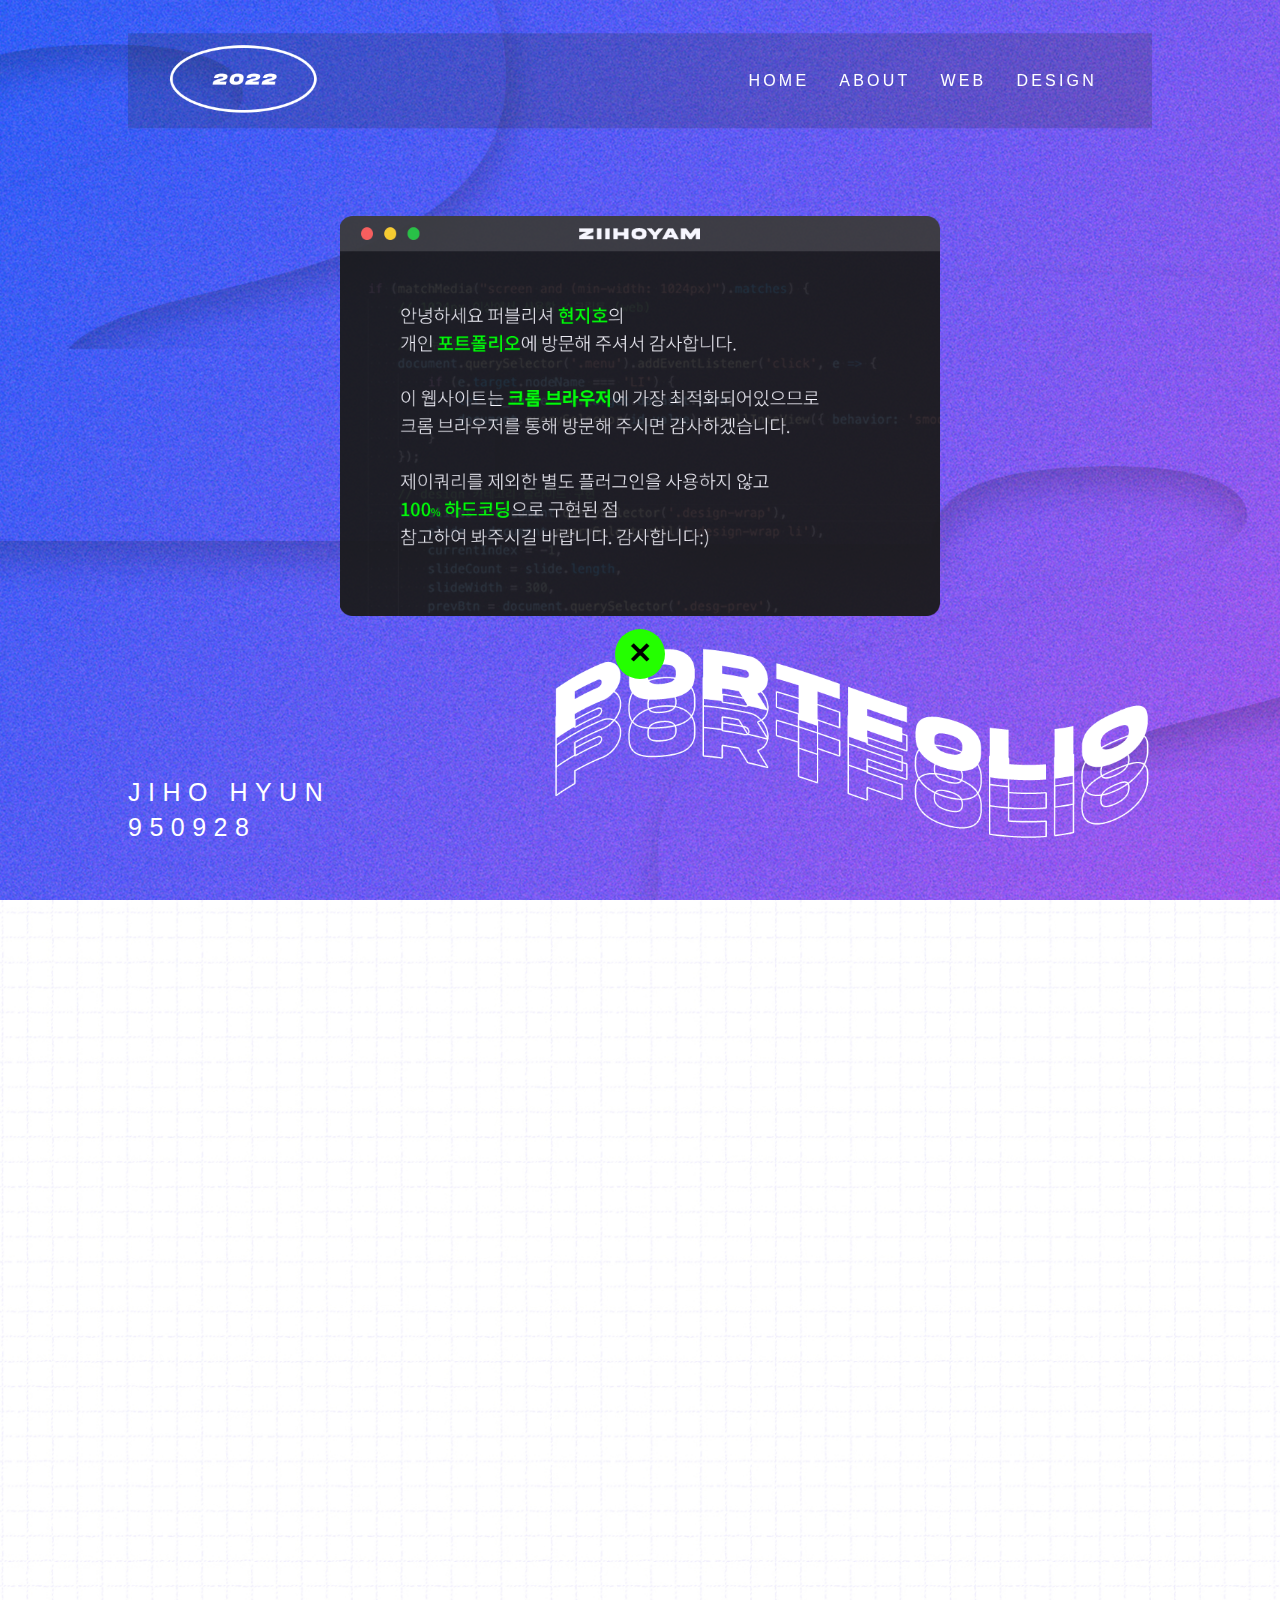
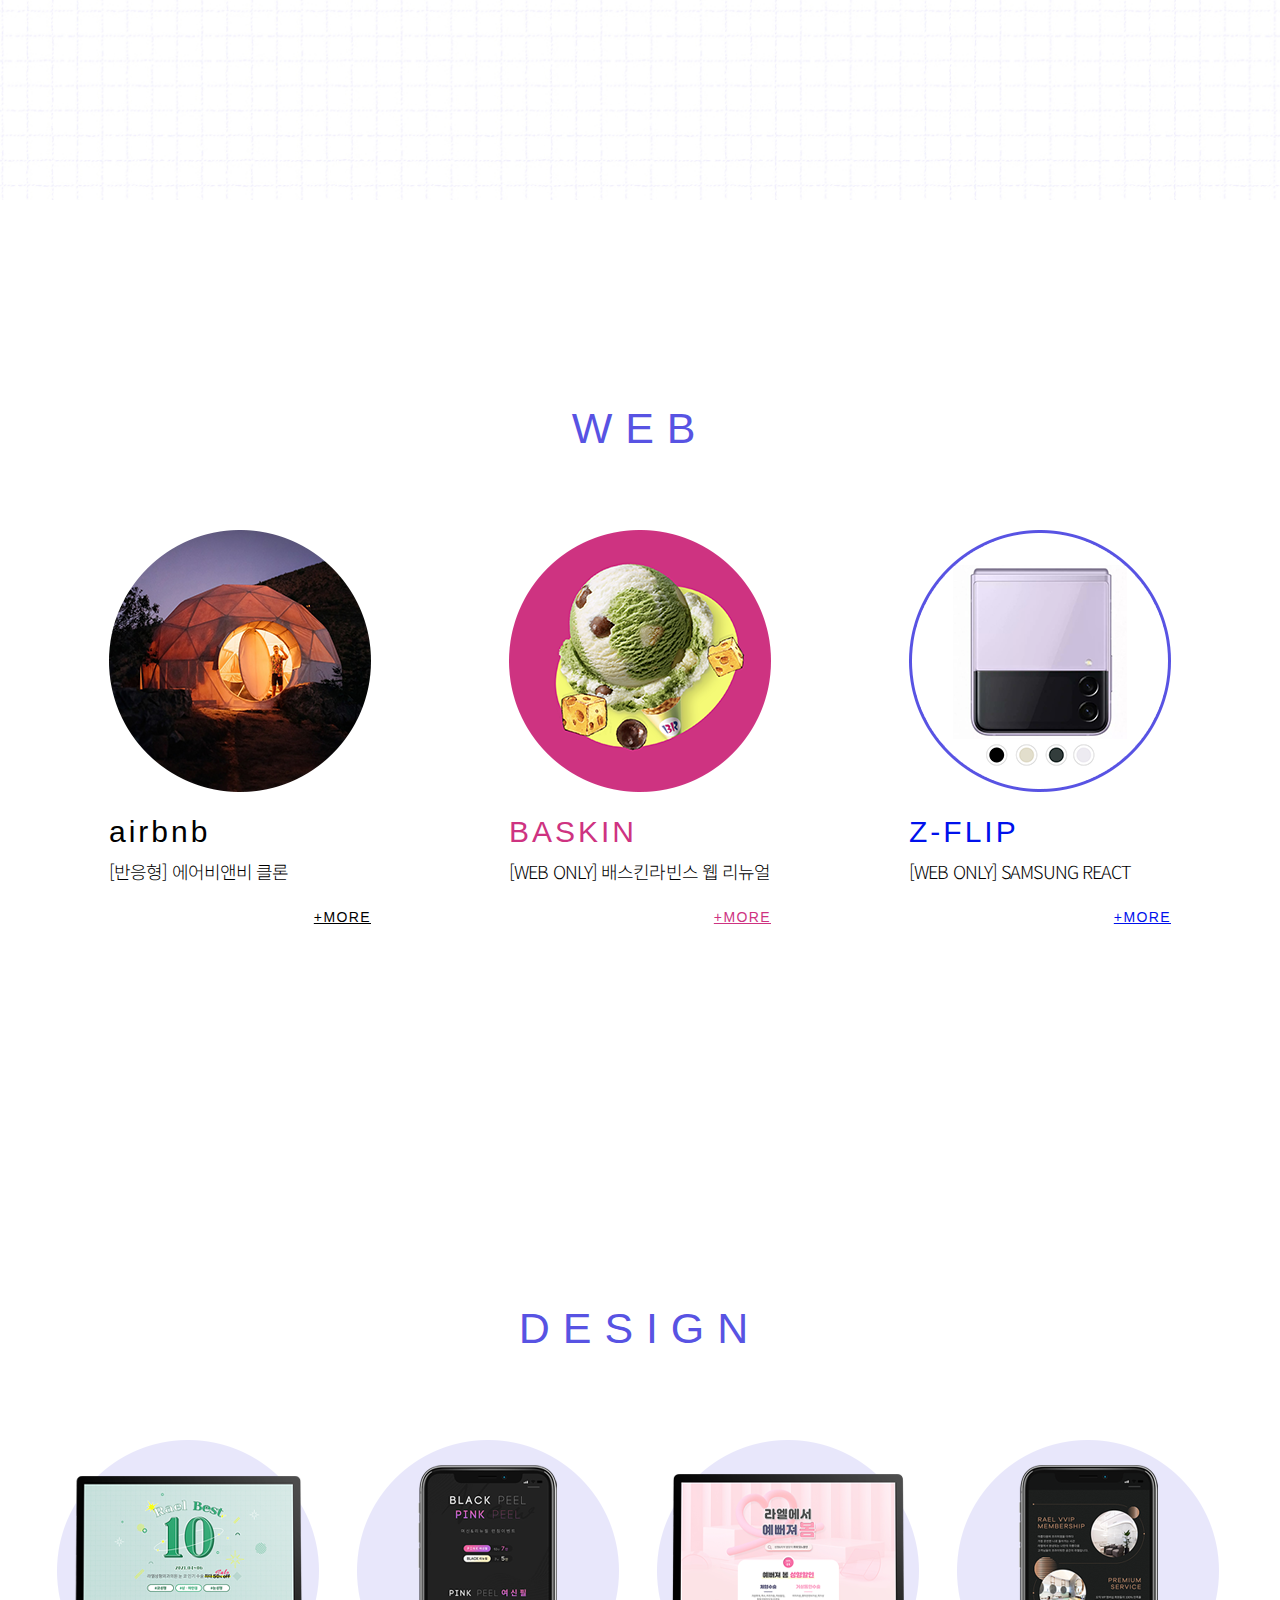
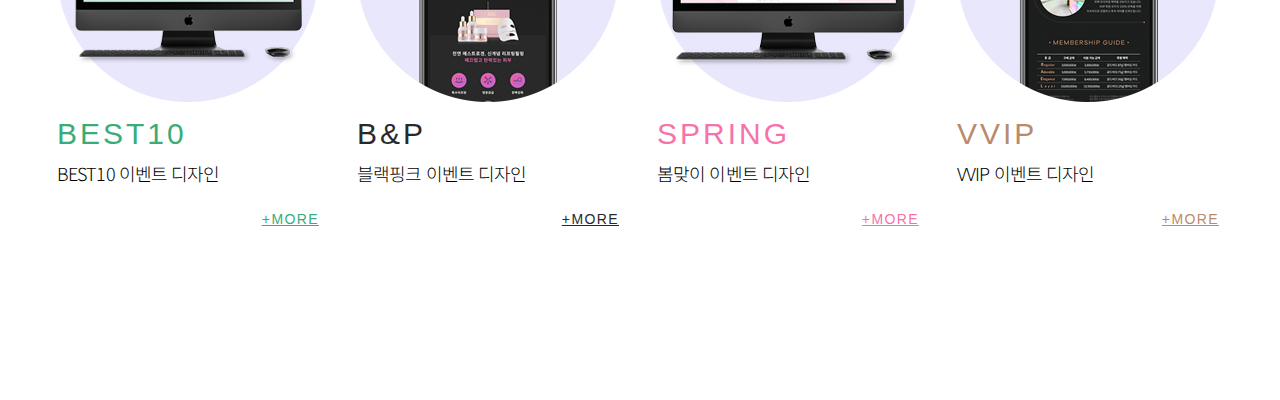
<file: index.html>
<!DOCTYPE html>
<html lang="ko">

<head>
    <meta charset="UTF-8">
    <meta http-equiv="X-UA-Compatible" content="IE=edge">
    <meta name="viewport" content="width=device-width, initial-scale=1.0">
    <title>ZIHO PORTFOLIO</title>
    <link href="http://fonts.cdnfonts.com/css/akira-expanded" rel="stylesheet">
    <link rel="preconnect" href="https://fonts.googleapis.com">
    <link rel="preconnect" href="https://fonts.gstatic.com" crossorigin>
    <link href="https://fonts.googleapis.com/css2?family=Noto+Sans+KR:wght@100;300;400;500;700;900&display=swap"
        rel="stylesheet">
    <link rel="stylesheet" href="css/reset.css">
    <link rel="stylesheet" href="css/main.css">
    <link rel="stylesheet" href="css/mobile.css">
    <link rel="shortcut icon" href="images/fav.ico">
    <script src="https://code.jquery.com/jquery-3.6.0.min.js"></script>
</head>

<body>
    <div id="wrapper">
        <!-- header -->
        <div id="modal">
            <img src="images/popupimg.png" alt="popup" width="600">
            <button onclick="closePopup()"><p>✕</p></buttons>
        </div>
        <div id="top">
            <header>
                <h1 id="logo"><a href="#"><img src="images/01-logo.png" alt="logo"></a></h1>
                <ul class="menu">
                    <li data-link=".top-content" class="mobile-hide">HOME</li>
                    <li data-link="#contents">ABOUT</li>
                    <li data-link="#contents1">WEB</li>
                    <li data-link="#contents2">DESIGN</li>
                </ul>
            </header>
            <div class="top-content">
                <div class="wrap1200">
                    <img src="images/01-title_text.png" class="title-text" alt="title-text">
                    <div class="sub-text">
                        <p>JIHO HYUN</p>
                        <p>950928</p>
                    </div>
                </div>
            </div>
        </div>

        <!-- contents -->
        <section id="contents">
            <div class="content-spec">
                <div class="content-spec-left">
                    <img src="images/02-edu.png" alt="edu" width="470">
                    <img src="images/02-work.png" alt="work" width="340">
                    <img src="images/02-contact.png" alt="contact" width="280">
                </div>
                <div class="content-spec-center">
                    <img src="images/02-me.png" alt="me" width="200">
                    <p>안녕하세요<br /><span>현지호</span>입니다.</p>
                    <img src="images/02-intp.png" alt="intp" width="250">
                </div>
                <div class="content-spec-right">
                    <img src="images/02-skill.png" alt="skill" width="350">
                    <img src="images/02-license.png" alt="license" width="330">
                </div>
            </div>
        </section>
        <section id="contents1">
            <div class="content1-web">
                <h2>WEB</h2>
                <div class="web-hide">
                    <div class="web-wrap">
                        <ul>
                            <li>
                                <dl>
                                    <dt style="color:rgb(0, 0, 0)"><img src="images/03-slide4.png">airbnb</dt>
                                    <dd class="ddSub">[반응형] 에어비앤비 클론</dd>
                                    <dd><a href="./web/airbnb/index.html" style="color:rgb(0, 0, 0)"
                                            target="_blank">+MORE</a></dd>
                                </dl>
                            </li>
                            <li>
                                <dl>
                                    <dt style="color:#ce3381"><img src="images/03-slide1.png">BASKIN</dt>
                                    <dd class="ddSub">[WEB ONLY] 배스킨라빈스 웹 리뉴얼</dd>
                                    <dd><a href="./web/baskin/index.html" style="color:#ce3381"
                                            target="_blank">+MORE</a></dd>
                                </dl>
                            </li>
                            <li>
                                <dl>
                                    <dt style="color:#0011ec"><img src="images/03-slide2.png">Z-FLIP</dt>
                                    <dd class="ddSub">[WEB ONLY] SAMSUNG REACT</dd>
                                    <dd><a href="https://ziihoyam.github.io/zFlip_distribution/#/" style="color:#0011ec"
                                            target="_blank">+MORE</a></dd>
                                </dl>
                            </li>
                        </ul>
                    </div>
                </div>
                <button class="web-prev"><img src="images/left_button.png"></button>
                <button class="web-next"><img src="images/right_button.png"></button>
            </div>
        </section>
        <section id="contents2">
            <div class="content2-design">
                <h2>DESIGN</h2>
                <div class="design-hide">
                    <div class="design-wrap">
                        <ul>
                            <li>
                                <dl>
                                    <dt style="color:#39ac79"><img src="images/04-slide1.png">BEST10</dt>
                                    <dd class="ddSub">BEST10 이벤트 디자인</dd>
                                    <dd><a href="./sub/page01.html" style="color:#39ac79">+MORE</a></dd>
                                </dl>
                            </li>
                            <li>
                                <dl>
                                    <dt style="color:#292929"><img src="images/04-slide2.png">B&P</dt>
                                    <dd class="ddSub">블랙핑크 이벤트 디자인</dd>
                                    <dd><a href="./sub/page04.html" style="color:#292929">+MORE</a></dd>
                                </dl>
                            </li>
                            <li>
                                <dl>
                                    <dt style="color:#f772a9"><img src="images/04-slide3.png">SPRING</dt>
                                    <dd class="ddSub">봄맞이 이벤트 디자인</dd>
                                    <dd><a href="./sub/page02.html" style="color:#f772a9">+MORE</a></dd>
                                </dl>
                            </li>
                            <li>
                                <dl>
                                    <dt style="color:#ba8a6c"><img src="images/04-slide4.png">VVIP</dt>
                                    <dd class="ddSub">VVIP 이벤트 디자인</dd>
                                    <dd><a href="./sub/page03.html" style="color:#ba8a6c">+MORE</a></dd>
                                </dl>
                            </li>
                            <li>
                                <dl>
                                    <dt style="color:#940000"><img src="images/04-slide5.png">DETAIL</dt>
                                    <dd class="ddSub">상세페이지 디자인</dd>
                                    <dd><a href="./sub/page06.html" style="color:#940000">+MORE</a></dd>
                                </dl>
                            </li>
                            <li>
                                <dl>
                                    <dt style="color:#182298"><img src="images/04-slide6.png">4DAYS</dt>
                                    <dd class="ddSub">CRAZY 4DAYS 이벤트</dd>
                                    <dd><a href="./sub/page07.html" style="color:#182298">+MORE</a></dd>
                                </dl>
                            </li>
                            <li>
                                <dl>                                    
                                    <dt style="color:#569eef"><img src="images/04-slide7.png">SHOPPING</dt>
                                    <dd class="ddSub">연말정산 이벤트 디자인</dd>
                                    <dd><a href="./sub/page08.html" style="color:#569eef">+MORE</a></dd>
                                </dl>
                            </li>
                            <li>
                                <dl>
                                    <dt style="color:#55477e"><img src="images/04-slide8.png">EVENT</dt>
                                    <dd class="ddSub">할인 이벤트 디자인</dd>
                                    <dd><a href="./sub/page05.html" style="color:#55477e">+MORE</a></dd>
                                </dl>
                            </li>
                            <li>
                                <dl>
                                    <dt style="color:#d90659"><img src="images/04-slide9.png">BEAUTY</dt>
                                    <dd class="ddSub">뷰티 이벤트 디자인</dd>
                                    <dd><a href="./sub/page09.html" style="color:#d90659">+MORE</a></dd>
                                </dl>
                            </li>

                        </ul>
                    </div>
                </div>
                <button class="desg-prev"><img src="images/left_button.png"></button>
                <button class="desg-next"><img src="images/right_button.png"></button>
            </div>
        </section>

        <!-- footer -->
        <!-- <div id="footer">
            <div class="content2-design">
                <h2>CONTACT</h2>
                <div></div>
        </div> -->
    </div>
</body>
<script src="js/main.js" defer></script>
</html>
</file>
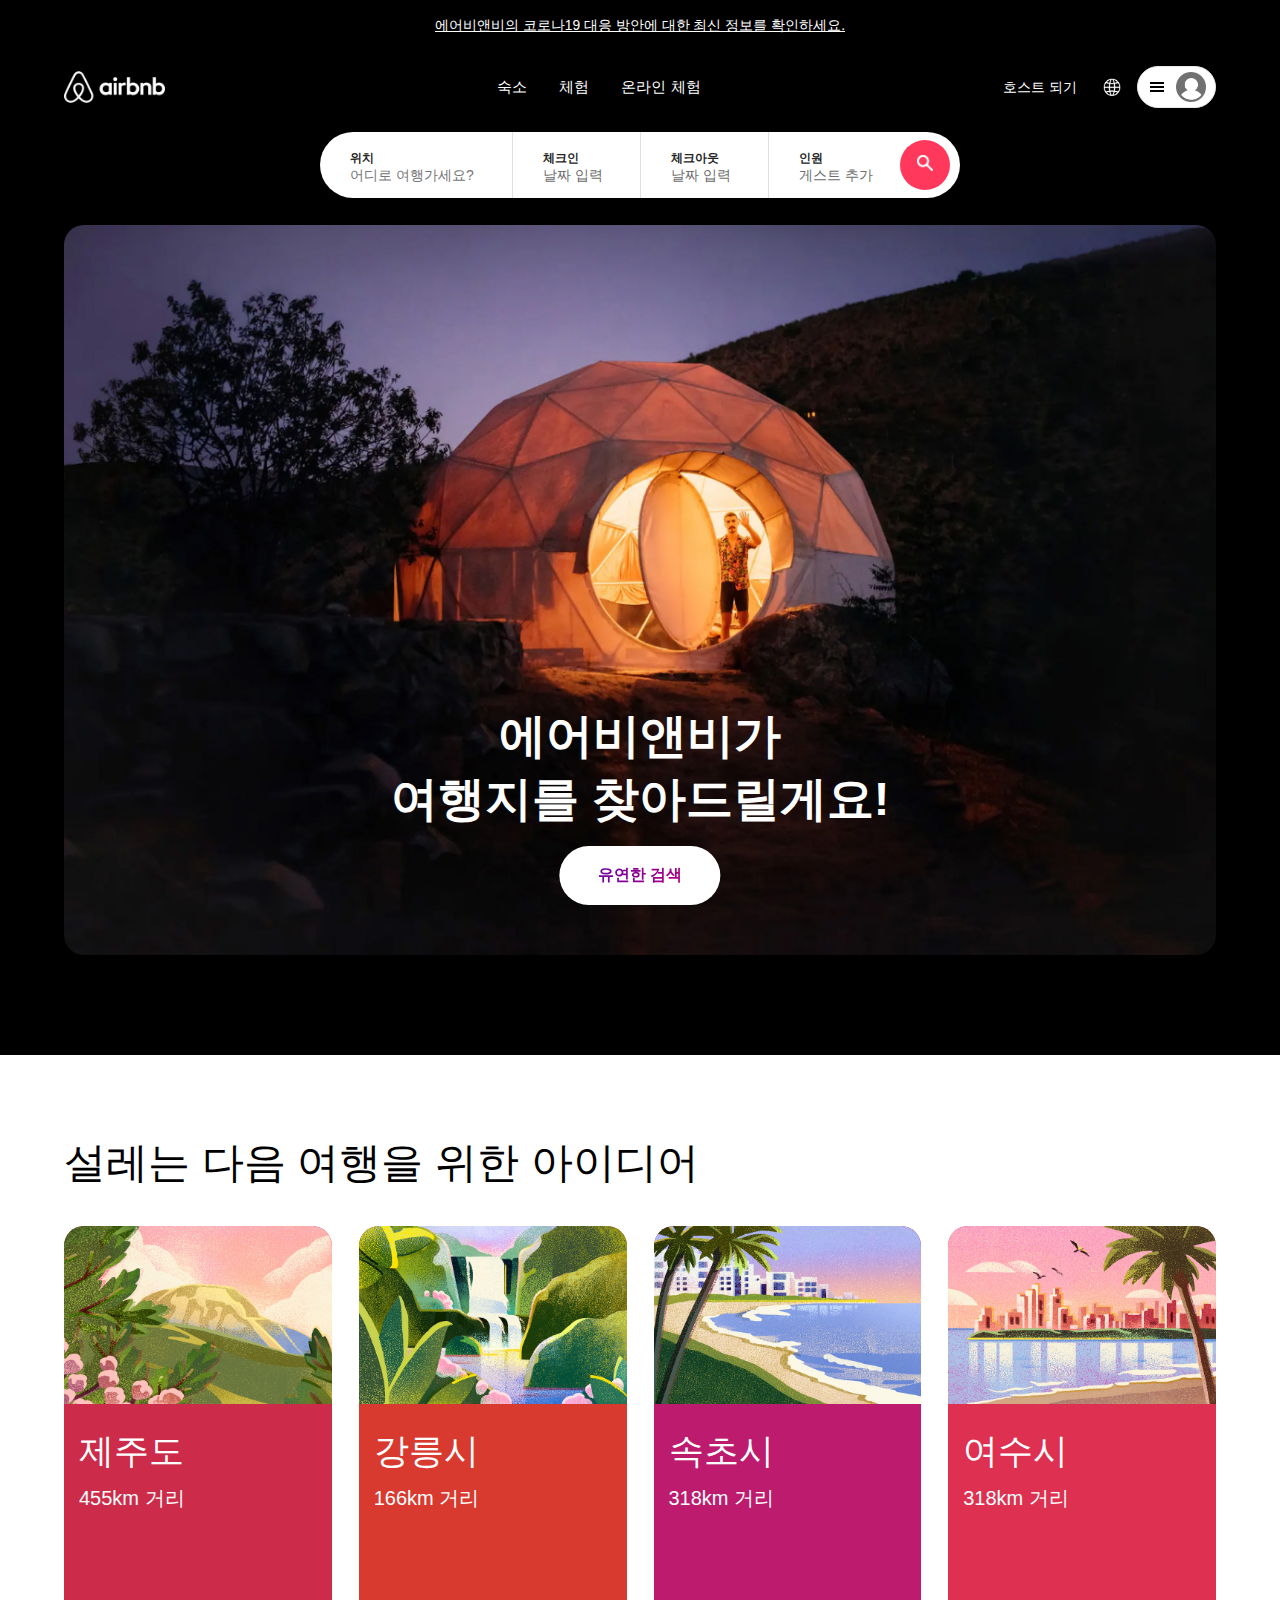
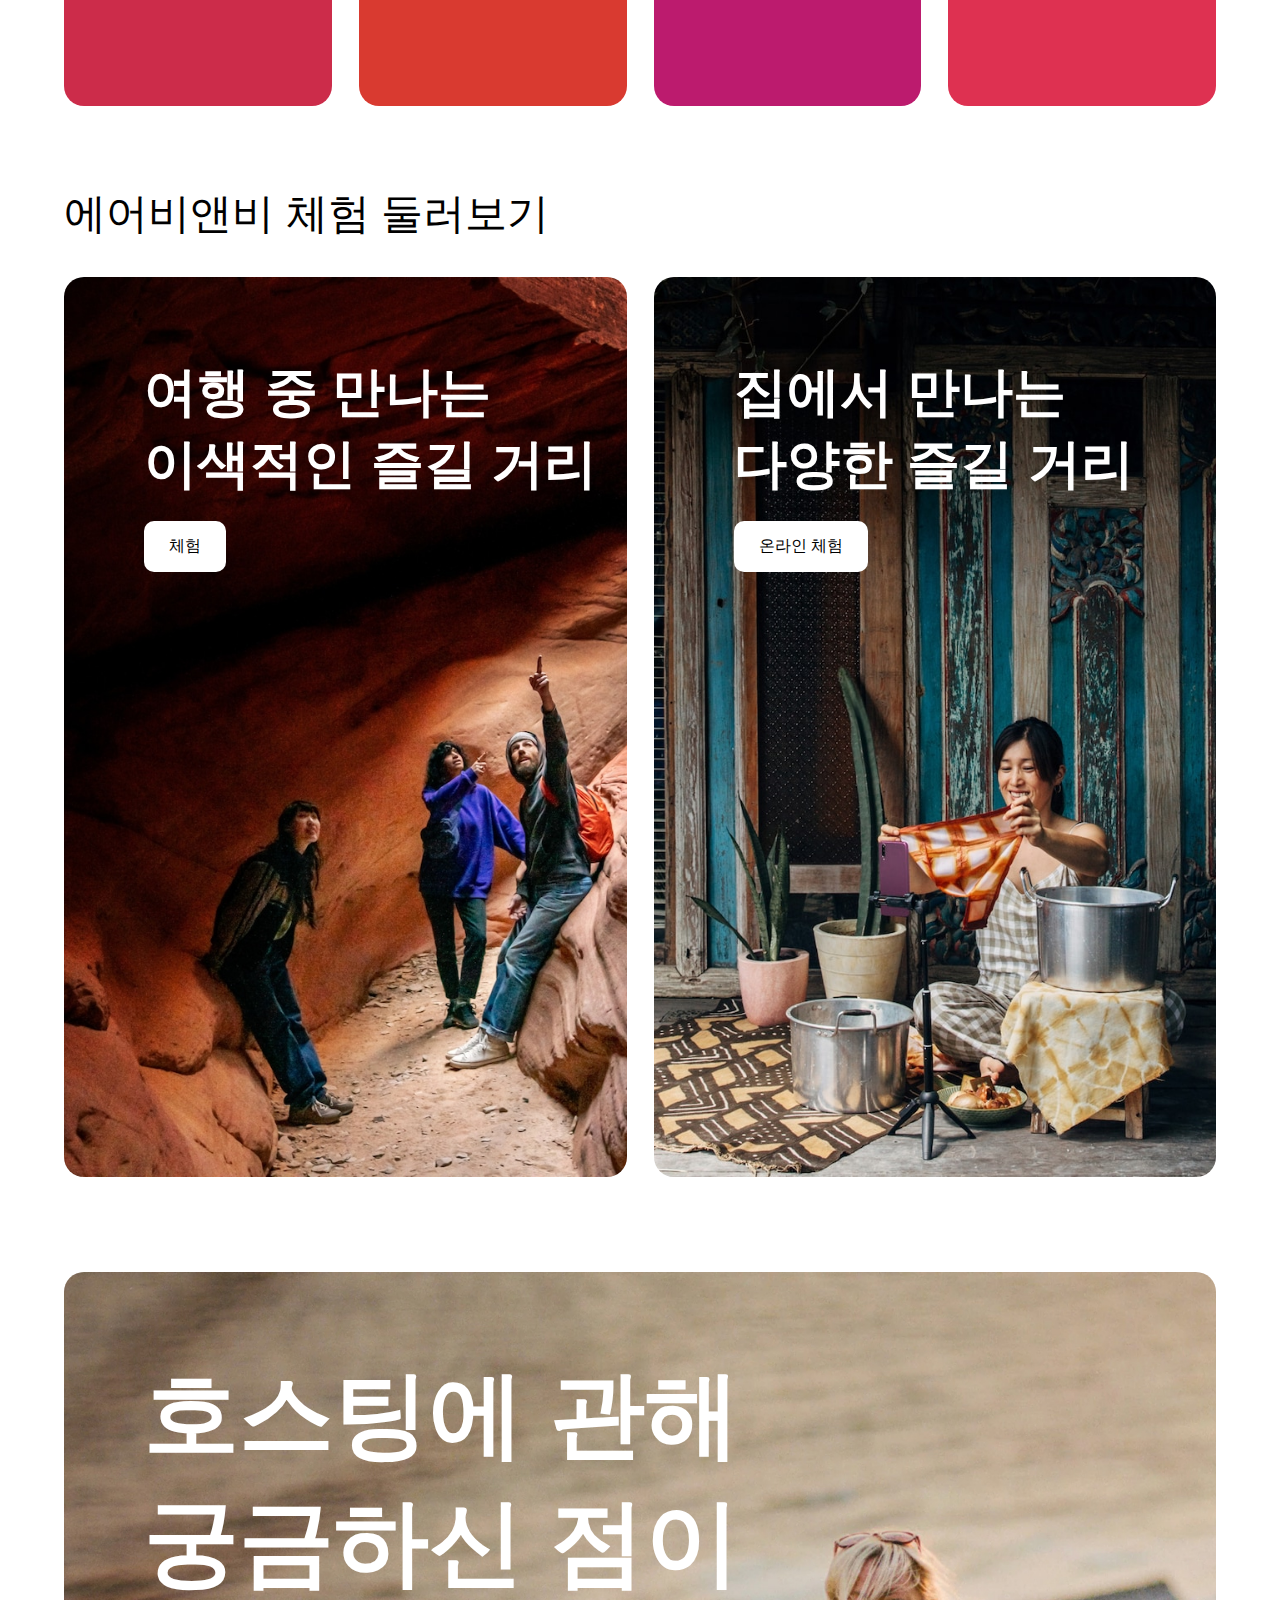
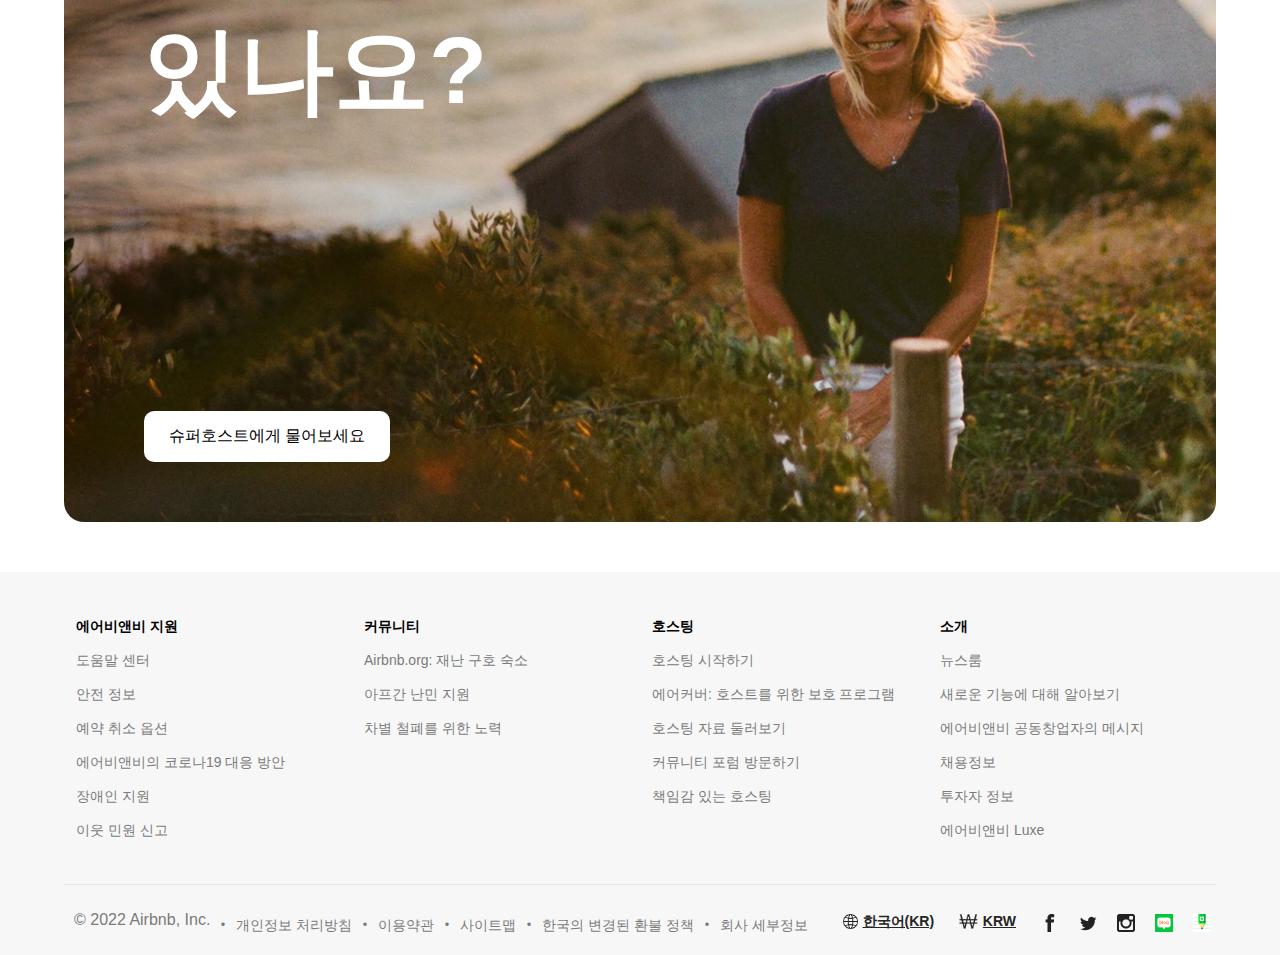
<file: web/airbnb/index.html>
<!DOCTYPE html>
<html lang="ko">

<head>
    <meta charset="UTF-8">
    <meta http-equiv="X-UA-Compatible" content="IE=edge">
    <meta name="viewport"
        content="width=device-width, initial-scale=1.0,minimum-scale=1.0,maximum-scale=1.0,user-scalable=no">
    <title>에어비앤비</title>
    <link href="css/reset.css" rel="stylesheet">
    <link href="css/main.css" rel="stylesheet">
    <link href="css/mobile.css" rel="stylesheet">
    <link href="css/tablet.css" rel="stylesheet">
    <link rel="shortcut icon" href="images/apple-touch-icon-152x152-7b7c6444b63d8b6ebad9dae7169e5ed6.png">

    <script src="js/web.js"></script>
</head>

<body>
    <!-- blackHeader -->
    <header class="blackHeader">
        <a href="#">에어비앤비의 코로나19 대응 방안에 대한 최신 정보를 확인하세요.</a>
        <div class="gnb">
            <h1><img src="images/pngeggW.png" alt="whiteLogo" height="42"></h1>
            <ul>
                <li><a href="#">숙소</a></li>
                <li><a href="#">체험</a></li>
                <li><a href="#">온라인 체험</a></li>
            </ul>
            <div class="hostMenu">
                <a href="#">호스트 되기</a>
                <a href="#"><img src="images/earth.png" alt="earth" width="22"></a>
                <a href="#" class="white-bt">
                    <div>
                        <div class="line-group">
                            <div class="line"></div>
                            <div class="line"></div>
                            <div class="line"></div>
                        </div>
                        <img src="images/person.png" alt="person" width="30">
                    </div>
                </a>
            </div>
        </div>
        <div class="searchMenu">
            <div>
                <div class="search-sub01"><a href="#">
                        <p>위치</br><input type="text" placeholder="어디로 여행가세요?"></input></p>
                    </a>
                    <div class="seach-sub01-01 showToggle">
                        <p>언제 어디로든 떠나는 여행</p>
                        <div class="subButton"><span>유연한 검색</span></div>
                    </div>
                </div>
                <div class="search-sub02"><a href="#">
                        <p>체크인</br><span>날짜 입력</span></p>
                    </a>
                </div>
                <div class="search-sub03"><a href="#">
                        <p>체크아웃</br><span>날짜 입력</span></p>
                    </a>
                </div>
                <div class="search-sub04"><a href="#">
                        <p>인원</br><span>게스트 추가</span></p>
                    </a>
                    <div class="seach-sub04-01  showToggle">
                        <div class="subList">
                            <ul>
                                <li>
                                    <div>
                                        <p>성인</p><span class="gray-mini">만 13세 이상</span>
                                    </div>
                                    <div class="number-group">
                                        <div class="minus-button">-</div>
                                        <span class="change-number">0</span>
                                        <div class="plus-button">+</div>
                                    </div>
                                </li>
                                <li>
                                    <div>
                                        <p>어린이</p><span class="gray-mini">만 2~12세</span>
                                    </div>
                                    <div class="number-group">
                                        <div class="minus-button">-</div>
                                        <span class="change-number">0</span>
                                        <div class="plus-button">+</div>
                                    </div>
                                </li>
                                <li>
                                    <div>
                                        <p>유아</p><span class="gray-mini">만 2세 미만</span>
                                    </div>
                                    <div class="number-group">
                                        <div class="minus-button">-</div>
                                        <span class="change-number">0</span>
                                        <div class="plus-button">+</div>
                                    </div>
                                </li>
                                <li>
                                    <div>
                                        <p>반려동물</p><span class="gray-mini">보조동물을 동반하시나요?</span>
                                    </div>
                                    <div class="number-group">
                                        <div class="minus-button">-</div>
                                        <span class="change-number">0</span>
                                        <div class="plus-button">+</div>
                                    </div>
                                </li>
                                <li>
                                    <p class="small-p">반려동물을 3마리 이상 동반하는 경우, 반드시 호스트에게 알려주세요.
                                    </p>
                                </li>
                            </ul>
                        </div>
                    </div>
                    <button><img src="images/search-icon.png" alt="searchIcon" width="16"></button>
                </div>

            </div>
        </div>
        <div class="mobQuick">
            <div class="mobQuick-wrap">
                <div>
                    <img src="images/quick01.png" alt="quick01" width="23">
                    <p>둘러보기</p>
                </div>
                <div>
                    <img src="images/quick02.png" alt="quick02" width="23">
                    <p>위시리스트</p>
                </div>
                <div>
                    <img src="images/quick03.png" alt="quick03" width="23">
                    <p>로그인</p>
                </div>
            </div>
        </div>
    </header>

    <!-- whiteHeader -->
    <header class="whiteHeader">
        <div class="gnb">
            <h1 class="hideContent"><img src="images/pngegg.png" alt="pinkLogo" height="42"></h1>
            <div class="searchMenu">
                <a href="#">
                    <span class="web-txt">검색 시작하기</span>
                    <span class="mob-txt">어디로 여행가세요?</span>
                    <button><img src="images/search-icon.png" alt="search-icon" width="12"></button>
                </a>
            </div>

            <div class="hostMenu">
                <a href="#">호스트 되기</a>
                <a href="#"><img src="images/earthB.png" alt="earthB" width="18"></a>
                <a href="#" class="white-bt">
                    <div>
                        <div class="line-group">
                            <div class="line"></div>
                            <div class="line"></div>
                            <div class="line"></div>
                        </div>
                        <img src="images/person.png" alt="person" width="30">
                    </div>
                </a>
            </div>
        </div>
    </header>
    <div id="contents">
        <!-- 메인 -->
        <section class="main-section">
            <div>
                <div class="main-textwrap">
                    <p class="web-txt">에어비앤비가</br>여행지를 찾아드릴게요!</p>
                    <p class="mob-txt">어디든 상관없이</br>떠나고 싶을 때</br>에어비앤비가 도와드립니다!</p>
                    <span><a href="#">유연한 검색</a></span>
                </div>
            </div>
        </section>
        <!-- 아이디어 -->
        <section class="idea-section">
            <h2>설레는 다음 여행을 위한 아이디어</h2>
            <div class="korea-wrap">
                <div>
                    <div class="jeju">
                        <a href="#"><img src="images/idea1.jpg" alt="idea01">
                            <p>제주도</p><span>455km 거리</span>
                        </a>
                    </div>
                    <div class="gangleong">
                        <a href="#"><img src="images/idea2.jpg" alt="idea02">
                            <p>강릉시</p><span>166km 거리</span>
                        </a>
                    </div>
                    <div class="sockcho">
                        <a href="#"><img src="images/idea3.jpg" alt="idea03">
                            <p>속초시</p><span>318km 거리</span>
                        </a>
                    </div>
                    <div class="yeosu">
                        <a href="#"><img src="images/idea4.jpg" alt="idea04">
                            <p>여수시</p><span>318km 거리</span>
                        </a>
                    </div>
                </div>
            </div>
        </section>
        <!-- 둘러보기 -->
        <section class="experience-section">
            <h2>에어비앤비 체험 둘러보기</h2>
            <div>
                <div>
                    <p>여행 중 만나는</br>이색적인 즐길 거리</p><button>체험</button>
                </div>
                <div>
                    <p>집에서 만나는</br>다양한 즐길 거리</p><button>온라인 체험</button>
                </div>
            </div>
        </section>
        <!-- 궁금한점 -->
        <section class="hosting-section">
            <div>
                <p>호스팅에 관해</br>궁금하신 점이</br>있나요?</p>
                <button>슈퍼호스트에게 물어보세요</button>
            </div>
        </section>
    </div>
    <footer>
        <div class="footer-wrap">
            <div class="footer-4ul-wrap">
                <ul class="footer-ul">
                    <li>에어비앤비 지원</li>
                    <li><a href="#">도움말 센터</a></li>
                    <li><a href="#">안전 정보</a></li>
                    <li><a href="#">예약 취소 옵션</a></li>
                    <li><a href="#">에어비앤비의 코로나19 대응 방안</a></li>
                    <li><a href="#">장애인 지원</a></li>
                    <li><a href="#">이웃 민원 신고</a></li>
                </ul>
                <ul class="footer-ul">
                    <li>커뮤니티</li>
                    <li><a href="#">Airbnb.org: 재난 구호 숙소</a></li>
                    <li><a href="#">아프간 난민 지원</a></li>
                    <li><a href="#">차별 철폐를 위한 노력</a></li>
                </ul>
                <ul class="footer-ul">
                    <li>호스팅</li>
                    <li><a href="#">호스팅 시작하기</a></li>
                    <li><a href="#">에어커버: 호스트를 위한 보호 프로그램</a></li>
                    <li><a href="#">호스팅 자료 둘러보기</a></li>
                    <li><a href="#">커뮤니티 포럼 방문하기</a></li>
                    <li><a href="#">책임감 있는 호스팅</a></li>
                </ul>
                <ul class="footer-ul">
                    <li>소개</li>
                    <li><a href="#">뉴스룸</a></li>
                    <li><a href="#">새로운 기능에 대해 알아보기</a></li>
                    <li><a href="#">에어비앤비 공동창업자의 메시지</a></li>
                    <li><a href="#">채용정보</a></li>
                    <li><a href="#">투자자 정보</a></li>
                    <li><a href="#">에어비앤비 Luxe</a></li>
                </ul>
            </div>
            <div class="footer-mini">
                <ul>
                    <li>© 2022 Airbnb, Inc.</li>
                    <li><a href="#">개인정보 처리방침</a></li>
                    <li><a href="#">이용약관</a></li>
                    <li><a href="#">사이트맵</a></li>
                    <li><a href="#">한국의 변경된 환불 정책</a></li>
                    <li><a href="#">회사 세부정보</a></li>
                </ul>

                <ul>
                    <li class="txt-icon"><a href="#"><img src="images/earthB.png" alt="earthB" height="15">한국어(KR)</a>
                    </li>
                    <li class="txt-icon"><a href="#"><img src="images/won-icon.png" alt="won" height="15">KRW</a></li>
                    <li><a href="#"><img src="images/face-icon.png" alt="facebook" height="18"></a></li>
                    <li><a href="#"><img src="images/twt-icon.png" alt="twt" height="18"></a></li>
                    <li><a href="#"><img src="images/insta-icon.png" alt="insta" height="18"></a></li>
                    <li><a href="#"><img src="images/blog-icon.jpg" alt="blog" height="18"></a></li>
                    <li><a href="#"><img src="images/write-icon.jpg" alt="write" height="18"></a></li>
                </ul>
            </div>
        </div>
    </footer>

</body>
<script>
    // 세부메뉴 Toggle
    const sub01 = document.querySelector('.search-sub01 a');
    const sub04 = document.querySelector('.search-sub04 a');
    const sub01_1 = document.querySelector('.seach-sub01-01');
    const sub04_1 = document.querySelector('.seach-sub04-01');

    function showToggle(a, b) {
        a.classList.toggle('showToggle');
        b.classList.add('showToggle');
    }

    sub01.addEventListener('click', function () { showToggle(sub01_1, sub04_1) });
    sub04.addEventListener('click', function () { showToggle(sub04_1, sub01_1) });


    // 숫자 연산 및 버튼 비활성화 처리
    let number = document.querySelectorAll('.change-number');
    let plus = document.querySelectorAll('.plus-button');
    let minus = document.querySelectorAll('.minus-button');

    for (let i = 0; i <= 3; i++) {
        if (number[i].innerText <= 0) {
            minus[i].style.outline = "1px solid rgb(197, 197, 197)";
            minus[i].style.color = "rgb(197, 197, 197)";
        }
        plus[i].addEventListener('click', function () {
            const current = parseInt(number[i].innerText, 10);
            number[i].innerText = current + 1;
            if (number[i].innerText >= 1) {
                minus[i].style.outline = "1px solid black";
                minus[i].style.color = "black";
            }
        });
        minus[i].addEventListener('click', function () {
            const current = parseInt(number[i].innerText, 10);
            (number[i].innerText > 0) ? number[i].innerText = current - 1 : number[i].innerText = current;
            if (number[i].innerText <= 0) {
                minus[i].style.outline = "1px solid rgb(197, 197, 197)";
                minus[i].style.color = "rgb(197, 197, 197)";
                minus[i].preventDefault();
            }
        });
    }
</script>

</html>
</file>
<file: css/mobile.css>
/* font-family: 'Akira Expanded', sans-serif;*/
@media screen and (max-width: 1023px){
    @keyframes move{
        0% {top:40%}
        50% {top : 45%}
        100% {top : 40%}
    }
    @keyframes opacityAnimate{
        0% {opacity: 0;}
        100% {opacity: 1;}
    }
    html,
    body{
        width: 100%;
        overflow-x: hidden;
        margin: 0;
        padding: 0;
        -webkit-box-sizing: border-box;
        -moz-box-sizing: border-box;
        box-sizing: border-box;
    }
    #modal{
        display: none;
    }
    #wrapper{
        width: 100%;
        overflow: hidden;
    }
    body{
        width: 100%;
        overflow-x: hidden;
    }

    
    #top p{
        font-family: 'Akira Expanded', sans-serif;
        font-size: 15px;
        letter-spacing: 0.3em;
        margin-top: 10px;
        color: #fff;
    }
    h2{
        font-family: 'Akira Expanded', sans-serif;
        font-size: 38px;
        color: #5853e3;
        text-align: center;
        margin-bottom: 80px;
        letter-spacing: 0.2em;
    }
  
    header{
        z-index: 9999;
        position: absolute;
        left: 50%;
        transform: translateX(-50%);
    }
    header h1, header img, header h1 a{
        margin: 0 auto;
        display: block;
        width:100px;
        padding: 5px 0;
    }
    header ul{
        display: flex;
        justify-content: space-around;
        margin-top: 5px;  
        padding: 10px 0;     
    }
    header li {
        font-family: 'Akira Expanded', sans-serif;
        font-size: 0.8em;
        color: #fff;
        letter-spacing: 0.2em;
        padding: 13px;
        text-decoration: none; 
        cursor: pointer;
    }
    
    /* main */
    .top-content{
        background: url(../images/1-mobile.jpg) no-repeat center;
        background-size: cover;
        height: 100vh;
    }
    .title-text{
        width:90%;
        position: absolute;
        display: inline-block;
        animation-name: move;
        animation-duration: 2s;
        animation-iteration-count:infinite;
        left: 50%;
        transform: translateX(-50%);
    }
    .sub-text{
        position: absolute;
        bottom: 5%;
        left: 50%;
        transform: translateX(-50%);
        text-align: center;
        font-size: 10px;
    }
    /* contents */
    #contents{
        text-align: center;
        background: url(../images/2-bg.jpg) no-repeat center;
        background-size: cover;
        height: 100vh;
    }
    .content-spec{
        position: relative;
        top: 50%;
        transform: translateY(-50%);
    }
    .content-spec-left img, .content-spec-right img, .mobile-hide{
        display: none;
    }
    .content-spec-center img{
        display: block;
        margin: 0 auto;
        margin-top: 20px;
    }
    .content-spec-center p{
        margin-top: 30px;
    }
    .content-spec-center{
        display: inline-block;
        margin:0 auto;
        text-align: center;
        font-size: 40px;
        font-family: 'Noto Sans KR', sans-serif;
        font-weight: 200;
    }
    .content-spec-center span{
        font-weight: 500;
        line-height: 1.5em;
        color:#5853e3;
    }

    /* contents1 */
    #contents1{
        height: 100vh;
        display: block;
        padding: 20% 0;
        box-sizing: border-box;
    }
    .web-hide{
        margin:0 auto;
        position:relative;
        width:280px;
        overflow: hidden;
    }
    #contents1 ul>img{
        width: 250px;
    }
    #contents1 ul{
        display: flex;
        position:relative;
        width: 840px;
        transition: left 2s ease-out;
    }
    #contents1 li{
        width:250px;
        height: 430px;
        padding: 0 15px;
        display: inline-block;
    }
    
    .ddSub{
        font-family: 'Noto Sans KR', sans-serif;
        font-size: 16px;
        letter-spacing: -0.05em;
        margin-top: 20px;
    }
    dl> dt{
        font-family: 'Akira Expanded', sans-serif;
        font-size: 30px;
        letter-spacing: 0.1em;
        margin-top: 20px;
    }
    dl> dd:nth-of-type(1){
        margin: 15px 0 30px 0;
        font-family: 'Noto Sans KR', sans-serif;
        font-weight: 300;
        font-size: 18px;
    }
    dl> dd:nth-of-type(2){
        font-family: 'Akira Expanded', sans-serif;
        font-size: 14px;
        text-align: right;
        letter-spacing: 0.1em;
    }
    dt>img{
        margin-bottom:12px;
    }
    #contents2{
        height: 100vh;
    }
    .content2-design{
        position:relative;
        top:10%;
        margin: 0 auto;
    }
    
    #contents2 ul{
        display: flex;
        position:relative;
        transition: left 2s ease-out;
    }
    #contents2 li{
        width:250px;
        height: 430px;
        padding: 0 15px;
        display: inline-block;
    }
    #contents2 ul>img{
        width: 250px;
    }

    .design-hide{
        margin:0 auto;
        position:relative;
        /* width:280px;
        overflow: hidden; */
    }
    
    button{
        all:unset;
    }
    .desg-prev img,
    .desg-next img,
    .web-prev img,
    .web-next img{
        display: inline-block;
        width:20px;
        padding:10px;
    }
    .content1-web{
        position:relative;
        top: 50%;
        transform: translateY(-50%);
    }
    .web-prev{
        position:absolute;
        left:1%;
        top:40%
    }
    .web-next{
        position:absolute;
        right:1%;
        top:40%;
    }
    #contents1{
        display: block;
        padding: 20% 0;
        box-sizing: border-box;
    }
    .design-hide{
        margin:0 auto;
        position:relative;
        width:280px;
        overflow: hidden;
    }
    #contents2 ul>img{
        width: 250px;
    }
    #contents2 ul{
        display: flex;
        position:relative;
        width: 840px;
        transition: left 2s ease-out;
    }
    #contents2 li{
        width:250px;
        height: 430px;
        padding: 0 15px;
        display: inline-block;
    }
    .content2-design{
        position:relative;
        top: 50%;
        transform: translateY(-50%);
    }
    .desg-prev{
        position:absolute;
        left:1%;
        top:40%
    }
    .desg-next{
        position:absolute;
        right:1%;
        top:40%;
    }
}
</file>
<file: web/airbnb/css/main.css>
@media screen and (min-width: 1024px){
    .whiteHeader{
        position:fixed;
        width:100%;
        z-index: 9999;
        display: none;
        background-color: #fff;
        color:#000;
    }
    .whiteHeader .gnb{
        width:90%;
        height: 80px;
        display: flex;
        justify-content: space-between;
        align-items: center;
        margin: 0 auto;
        font-size: 15px;
    }
    .whiteHeader h1 img{
        margin-top: 10px;
    }
    .whiteHeader .searchMenu{
        width: 284px;
        height: 45px;
        border-radius: 30px;
        border:1px solid #e9e9e9;
        box-shadow: 0px 1px 2px rgb(0 0 0 / 8%), 0px 4px 12px rgb(0 0 0 / 5%);
        position:relative;
        color:#000;
        font-size:14px;
    }
    .whiteHeader .searchMenu a{
        width: 284px;
        height: 45px;
        border-radius: 30px;
    }
    .whiteHeader .searchMenu span{
        position: absolute;
        top: 50%;
        left: 42px;
        transform: translate(-25%, -50%);
        color:#000;
        font-weight: 500;
    }
    .mob-txt, .mobQuick{
       display: none;
    }
    .whiteHeader button{
        all:unset;
        background-color: #ff385c;
        width: 32px;
        height: 32px;
        border-radius: 50%;
        text-align: center;
        position: absolute;
        right: 1px;
        top: 50%;
        transform: translate(-25%, -50%);
    }
    .whiteHeader .hostMenu a{
        text-decoration: none;
        color:#000;
    }
    .blackHeader{
        position:fixed;
        width:100%;
        z-index: 9999;
        background-color: #000;
        color: #fff;
        padding-bottom: 10px;
    }
    .blackHeader .gnb a,
    .blackHeader > a{
        color:#fff;
        text-decoration: none;
    }
    .blackHeader > a{
        display: block;
        text-align: center;
        text-decoration: underline;
        padding: 17px 0;
        font-size: 13.8px;
    }
    .blackHeader button{
        all: unset;
        cursor: pointer;
        /* transform: translate(50%,25%); */
    }
    .blackHeader .gnb{
        width:90%;
        height: 70px;
        display: flex;
        justify-content: space-between;
        align-items: center;
        margin: 0 auto;
        margin-bottom: 10px;
        font-size: 15px;
    }
    .blackHeader .gnb h1 img{
        vertical-align: middle;
    }
    .blackHeader .gnb ul{
        display: flex;
        flex-direction: row;
    }
    .blackHeader .gnb li{
        list-style: none;
       
    }
    .blackHeader .gnb li a{
        padding: 10px 16px;
    }
    .blackHeader .gnb li a:hover{
        border-bottom: 2px solid #fff;
    }
    .line-group{
        display: inline-block;
        margin-right: 12px;
    }
    .line{
        width: 14px;
        height: 2px;
        margin-bottom: 2px;
        background-color: #000;
    }
    .line:last-child{
        margin-bottom:0;
    }
    .hostMenu{
        display: inline-block;
        font-size: 14px;
    }
    .hostMenu a{
        border-radius: 25px;
    }
    .hostMenu a:nth-child(1),
    .hostMenu a:nth-child(2) {
        /* border: 1px solid red; */
        padding:10px;
    }
    .hostMenu a:nth-child(2) img{
        position:relative;
        top:6px;
    }
    .white-bt{
        display: inline-block;
        background-color: #fff;
        border-radius: 25px;
        padding: 5px 9px 5px 12px;
        border: 1px solid #e8e8e8;
    }
    .white-bt > div{
        display: flex;
        justify-content: center;
        align-items: center;
    }
    
    /* searchMenu */
    .searchMenu{
        margin: 0 auto;
        width:50%;
        height: 66px;
        background-color: #fff;
        border-radius: 40px;
        display: flex;
    }
    .searchMenu>div{
        display: flex;
        width:100%;
    }
    .searchMenu>div>div{
        border-right:1px solid #e0e0e0;
    
    }
    .searchMenu>div>div:last-child{
        border-right:0;
    }
    
    .blackHeader .searchMenu a{
        color:#252525;
        border-radius:45px;
        height: 100%;
        font-size: 12px;
        font-weight: 800;
        text-decoration: none;
        vertical-align: middle;
    }
    .blackHeader .searchMenu a:hover{
       background-color: #ebebeb;
    }
    .searchMenu p{
        margin-left: 30px;
        margin-top: 18px;
    }
    .searchMenu p span, .searchMenu input{
        margin: 0;
        padding: 0;
        color:#6d6d6d;
        font-size: 14px;
        font-weight: 400;
        white-space: nowrap;
        border:0;
        outline: 0;
        background-color: unset;
    }

    .search-sub01,
    .search-sub04{
        width:30%;
    }
    .search-sub02,
    .search-sub03{
        width:20%;
    }
    
    .search-sub01 a,
    .search-sub04 a{
        width:100%;
        display: inline-block;
    }
    .search-sub02 a,
    .search-sub03 a{
        width: 100%;
        display: inline-block;
    }
    .search-sub04{
        position:relative;
    }
    .search-sub04>button{
        background-color: #ff385c;
        width: 50px;
        height: 50px;
        border-radius: 50%;
        text-align: center;
        position: absolute;
        right: 10px;
        top: 50%;
        transform: translateY(-50%);
    }
    .search-sub04>a{
        display: inline-block;
    }
    /* seachMenu 클릭시 세부 스타일 */
    .seach-sub01-01{
        background-color: #fff;
        width: 200%;
        padding: 35px 10px;
        border-radius: 30px;
        box-sizing: border-box;
        color:#000;
        margin-top: 15px;
    }
    .seach-sub01-01 p{
        font-size: 12px;
        font-weight: 700;
        margin: 0 20px 20px 20px;
    }
    .subButton{
        width:90%;
        border:1px solid rgb(230, 230, 230);
        margin: 0 auto;
        padding:15px;
        border-radius: 30px;
        box-sizing: border-box;
        box-shadow: rgb(0 0 0 / 10%) 0px 6px 13px; 
    }
    .subButton:hover{
        box-shadow: rgb(0 0 0 / 15%) 0px 6px 13px; 
    }
    .subButton span{
        font-size: 18px;
        font-weight: 800;
        margin-left: 10px;
        background: linear-gradient(90deg, rgb(111, 1, 156) 0%, rgb(198, 1, 126) 135.12%);
        -webkit-background-clip: text;
        -webkit-text-fill-color: transparent;
    }
    .seach-sub04-01{
        background-color: #fff;
        width: 150%;
        padding: 20px 32px;
        border-radius: 30px;
        box-sizing: border-box;
        color:#000;
        margin-top: 15px;
        float: right;
    }
    .showToggle{
        display: none;
    }
    .subList ul{
        margin:0;
        padding: 0;
    }
    .subList ul li:last-child{
        border: 0;
        font-size: 14px;
        color: rgb(113, 113, 113);
    }
    .subList li{
        display: flex;
        justify-content: space-between;
        align-items: center;
        list-style: none;
        padding:15px 0;
        border-bottom: 1px solid rgb(226, 226, 226);
    }
    .subList p{
        margin: 0;
        padding: 0;
    }
    .gray-mini{
        font-size: 14px;
        color:rgb(113, 113, 113);
    }
    .plus-button{
        box-sizing: border-box;
        outline: 1px solid black;
        border-radius: 50%;
        display: inline-block;
        padding: 2px 5px 5px 5px;
        width:25px;
        height: 25px;
        text-align: center;
        font-size: 20px;
        cursor: pointer;
    }
    .minus-button{
        box-sizing: border-box;
        outline: 1px solid black;
        border-radius: 50%;
        display: inline-block;
        padding: 2px 5px 5px 5px;
        width:25px;
        height: 25px;
        text-align: center;
        color:black;
        font-size: 20px;
        cursor: pointer;
    }
    .change-number{
        width: 30px;
        text-align: center;
        font-size: 16px;
    }
    .number-group{
        display: flex;
        align-items: center;
    }

    /* main */
    .main-section{
        background-color:#000 ;
        padding:30px 0 100px 0;
    }
    .main-section>div{
        margin: 0 auto;
        width:90%;
        height: 730px;
        background: url(../images/mainBack.jpg);
        background-size:cover;
        background-position: top;
        text-align: center;
        position: relative;
        border-radius: 20px;
        margin-top: 195px;
    }
    .main-textwrap{
        position:absolute;
        right: 50%;
        transform: translate(50%,25%);
        bottom:100px;
    }
    .main-textwrap p{
        padding: 0;
        margin: 0;
        color: #fff;
        font-size: 47px;
        font-weight: 600;
    }
    .main-textwrap span{
        display: inline-block;
        margin-top: 15px;
        padding:19px 38px;
        border-radius: 50px;
        background-color: #fff;
    }
    .main-section a {
        font-weight: 800;
        background: linear-gradient(90deg, #6F019C 0%, #C6017E 135.12%);
        -webkit-background-clip: text;
        -webkit-text-fill-color: transparent;
        
    }
    /* 아이디어 */
    h2{
        font-size: 42px;
        font-weight: 500;
    }
    .idea-section{
        width:90%;
        margin: auto;
        margin-top: 80px;
    }
    .korea-wrap>div{
        display: flex;
        height: 480px;
    }
    .korea-wrap>div>div{
        margin-right: 27px;
        border-radius: 20px;
        overflow: hidden;
        width:25%;
        display: inline-block;
    }
    .korea-wrap>div>div:last-child{
        margin-right: 0;
    }
    .korea-wrap img{
        width:100%;
        /* height: 50%; */
    }
    .idea-section a{
        display: inline-block;
        text-decoration: none;
        color:#fff;
        width:100%;
        height: 480px;
    }
    .idea-section p{
        font-size: 35px;
        margin:20px 0 0 15px;
    }
    .idea-section span{
        display: inline-block;
        font-size: 20px;
        margin:10px 0 0 15px;
    }
    .jeju{
        background-color: #cc2c4a;
    }
    .gangleong{
        background-color: #d93a30;
    }
    .sockcho{
        background-color: #bc1b6e;
    }
    .yeosu{
        background-color: #de3151;
    }
    /* 둘러보기 */
    .experience-section{
        width:90%;
        margin: auto;
        margin-top: 80px;
    }
    .experience-section div{
        display: flex;
    }
    .experience-section>div>div{
        border-radius: 20px;
        overflow: hidden;
        width:50%;
        height: 900px;
        display: inline-block;
    }
    .experience-section>div>div:first-child{
        margin-right: 27px;
        background: url(../images/experience1.jpg);
        background-size: cover;
        background-position: bottom;
    }
    .experience-section>div>div:last-child{
        background: url(../images/experience2.jpg);
        background-size: cover;
        background-position: bottom;
    }
    
    .experience-section p{
        margin:80px 0 0 80px;
        font-size: 53px;
        font-weight: 600;
        color:#fff;
        text-decoration: none;
    }
    .experience-section button{
        all:unset;
        cursor: pointer;
        margin:20px 0 0 80px;
        padding:15px 25px;
        border-radius: 10px;
        background-color: #fff;
        font-weight: 500;
    }
    /* 호스팅에 관해 */
    .hosting-section{
        width:90%;
        margin: auto;
        margin-top: 80px; 
        background: url(../images/hostingBack.jpg);
        background-size: cover;
        background-position: center;
        border-radius: 20px;
        height:850px;
    }
    .hosting-section p{
        padding:80px 0 0 80px;
        font-size: 95px;
        font-weight: 600;
        color:#fff;
        text-decoration: none;
    }
    .hosting-section button{
        all:unset;
        cursor: pointer;
        margin:180px 0 0 80px;
        padding:15px 25px;
        border-radius: 10px;
        background-color: #fff;
        font-weight: 500;
    }
    /* footer */
    footer{
        background-color: #f7f7f7;
    }
    footer li{
        list-style:none;
    }
    footer li a{
        text-decoration: none;
        color:#7b7b7b;
        font-size: 14px;
    }
    .footer-wrap{
        width:90%;
        margin: auto;
        margin-top: 50px;
    }
    .footer-ul {
        margin-top: 30px;
        display: inline-block;
        width:23%;
        padding:0 12px;
        font-size: 14px;
    }
    .footer-ul li:first-child{
        font-weight: bold;
        font-size: 14px;
    }
    .footer-ul li{
       margin-top: 16px;
    }
    .footer-4ul-wrap{
        display: flex;
        justify-content: space-between;
    }
    .footer-mini{
        display: flex;
        justify-content: space-between;
        padding:10px 0 0 0;
        margin-top:30px;
    }
    .footer-mini ul{
        display: flex;
        padding: 0;
        margin-bottom: 20px;
    }
    .footer-mini ul li{
        color:#7b7b7b;
        display: inline;
    }
    .footer-mini ul:first-child li::before{
        content: '‧';
        color:#7b7b7b;
        padding:0 5px;
    }
    .footer-mini ul:first-child li:first-of-type:before{
        content: '';
    }
    .footer-mini:last-child{
        border-top: 1px solid #e9e9e9;
    }
    .footer-mini ul:last-child li a{
        margin-left: 10px;
        font-weight: 600;
        color:#252525;
        text-decoration: underline;
    }
    .footer-mini ul:last-child li img{
        position:relative;
        top:3px;
        padding:0 5px;
    }
    .txt-icon{
        margin-right: 10px;
    }
    footer a:hover{
        text-decoration: underline;
    }

}
</file>
<file: web/airbnb/css/mobile.css>
@media screen and (max-width:768px){
    html,
    body{
        width: 100%;
        overflow-x: hidden;
        margin: 0;
        padding: 0;
        -webkit-box-sizing: border-box;
        -moz-box-sizing: border-box;
        box-sizing: border-box;
    }
    body{
        font-size: 14px;   
    }
    
    .blackHeader {
        width:100%;
    }
   .blackHeader>a{
       width:100%;
       background-color: #000;
       color:#fff;
       text-align: center;
       display: block;
       margin:0 auto;
       padding:16px 0;
   }
   .blackHeader>.gnb, .blackHeader>.searchMenu{
       display: none;
   }
   .whiteHeader>.searchMenu, .whiteHeader .hostMenu{
    display: none;
    }
    .whiteHeader h1{
        display: none;
    }
    .whiteHeader .searchMenu{
        position:relative;
        margin: 0 auto;
        margin-top: 28px;
        width: 90%;
        height: 45px;
        border-radius: 30px;
        border:1px solid #e9e9e9;
        box-shadow: 0px 1px 2px rgb(0 0 0 / 8%), 0px 4px 12px rgb(0 0 0 / 5%);
        font-size:14px;
        background-color: #fff;
    }
    .whiteHeader button{
        all:unset;
        background-color: #ff385c;
        width: 32px;
        height: 32px;
        border-radius: 50%;
        text-align: center;
        margin-right: 7px;
        /* position: absolute;
        left: 50px;
        top: 50%;
        transform: translate(-25%, -50%); */
    }
    .web-txt{
        display: none;
    }
    .searchMenu a{
        text-decoration: none;
        color: #000;
        font-weight: 500;
        position: absolute;
        transform: translate(-50%, -50%);
        top: 50%;
        left: 50%;
        display: flex;
        align-items: center;
        flex-direction: row-reverse;
    }
    .contents, footer, header{
        width:100%;
        overflow: hidden;
    }
    /* main */
    .main-section{
        box-sizing: border-box;
        overflow-x: hidden;
        width: 100%;
        height: 100vh;
        margin-top:-75px;
        background: url(../images/2459fa90-5f66-4198-a8f2-43d8f8783bc2.jpg);
        background-size:cover;
        background-position: top;
    }
    .main-section a {
        font-weight: 800;
        background: linear-gradient(90deg, #6F019C 0%, #C6017E 135.12%);
        -webkit-background-clip: text;
        -webkit-text-fill-color: transparent;
    }
    .main-textwrap span{
        display: inline-block;
        margin-top: 15px;
        padding:15px 30px;
        border-radius: 50px;
        background-color: #fff;
    }
    .main-textwrap p{
        color: #fff;
        font-size: 28px;
        font-weight: 600;
        margin:10px 0;
    } 
    .main-textwrap{
        text-align: center;
        margin-top: 470px;
    }

    .mobQuick{
        /* display: none; */
        border-top:1px solid #ebebeb;
        background-color: #fbfbfb;
        width:100%;
        position:fixed;
        bottom: 0;
        text-align: center;
        z-index: 99999;
    }
    .mobQuick-wrap{
        /* border:12px solid pink; */
        display: flex;
        justify-content: center;
        bottom: 0;
       
    }
    .mobQuick-wrap>div{
        padding: 12px 30px;
    }
    .mobQuick p{
        font-size: 10px;
        margin:0;
        padding:0;
        color:#6c6c6c;
    }
    .idea-section{
        width:90%;
        margin:0 auto;
        margin-top: 50px;
    }
    .korea-wrap{
        width:100%;
        /* padding-right:5%; */
        box-sizing: border-box;
        display: block;
        white-space: nowrap;overflow-x: auto;overflow-y: hidden;-webkit-overflow-scrolling: touch;-ms-overflow-style: -ms-autohiding-scrollbar;
    }
    .korea-wrap div{
        display: flex;
        width: 1100px;
        justify-content: space-between;
    }
    .idea-section h2{
        font-size: 25px;
        font-weight: 500;
    }
    .idea-section p{
        font-size: 20px;
        margin: 15px 0 10px 15px;
    }
    .idea-section span{
        font-size: 15px;
        font-weight: 400;
        margin-left:15px;
    }
    .idea-section a{
        color:#fff;
        text-decoration: none;
    }
    .idea-section .jeju,
    .idea-section .gangleong,
    .idea-section .sockcho,
    .idea-section .yeosu,
    .idea-section a{
        display: block;
        width:260px;
        height: 350px;
        border-radius: 10px;
        overflow: hidden;
    }
    .idea-section .jeju img,
    .idea-section .gangleong img,
    .idea-section .sockcho img,
    .idea-section .yeosu img{
        width:100%;
    }
    .jeju{
        background-color: #cc2c4a;
    }
    .gangleong{
        background-color: #d93a30;
    }
    .sockcho{
        background-color: #bc1b6e;
    }
    .yeosu{
        background-color: #de3151;
    }
    .experience-section{
        width:90%;
        margin:0 auto;
        margin-top: 50px;
    }
    .experience-section h2{
        font-size: 25px;
        font-weight: 500;
    }
    .experience-section>div>div:first-child{
        width:100%;
        height:550px;
        border-radius: 10px;
        background: url(../images/experience1.jpg);
        background-size: cover;
        background-position: bottom;
    }
    .experience-section p{
        padding:30px 0 0 30px;
        margin:0;
        font-size: 34px;
        color:#fff;
        text-decoration: none;
    }
    .experience-section button{
        all:unset;
        cursor: pointer;
        margin: 20px 0 0 30px;
        padding:15px 25px;
        border-radius: 10px;
        background-color: #fff;
        font-weight: 500;
    }
    .experience-section>div>div:last-child{
        margin-top:15px;
        width:100%;
        height:550px;
        border-radius: 10px;
        background: url(../images/experience2.jpg);
        background-size: cover;
        background-position: bottom;
    }
    .hosting-section{
        margin-top:20px;
        width:100%;
        height:700px;
        background: url(../images/6274bfff-7159-4e30-a32b-7b99c48858b3.jpg);
        background-size: cover;
        background-position: bottom;
    }
    .hosting-section p{
        padding:30px 0 0 30px;
        margin:0;
        font-size: 43px;
        font-weight: 500;
        color:#fff;
        text-decoration: none;
    }
    .hosting-section button{
        all:unset;
        cursor: pointer;
        margin: 430px 0 0 30px;
        padding:15px 25px;
        border-radius: 10px;
        background-color: #fff;
        font-weight: 500;
    }
    footer{
        background-color: #f7f7f7;
    }
    footer li{
        list-style:none;
    }
    footer li a{
        text-decoration: none;
        color:#7b7b7b;
        font-size: 14px;
    }
    .footer-wrap{
        width:90%;
        margin: 0 auto;
    }
    .footer-ul {
        margin: 0;
        padding:15px 12px;
        font-size: 14px;
        border-bottom: 1px solid #dddddd;
    }
    .footer-ul li{
        font-weight: bold;
        margin: 15px 0;
    }
    .footer-ul li a{
        font-weight: 400;
        font-size: 14px;
        color: #3b3b3b;
    }
    .footer-mini{
        padding: 20px 0;
        display: flex;
        flex-direction: column-reverse;
    }
    .footer-mini>ul{
        padding: 0;
        margin: 7px 0;
    }
    /* footer a:hover{
        text-decoration: underline;
    } */
    .footer-mini ul:first-child li:first-child{
        display: block;
    }
    .footer-mini li{
        display: inline;
        margin-bottom: 3px;
    }
    .footer-mini li a{
        color:#222222; 
    }
    .footer-mini ul:first-child a::before{
        content:"‧";
        margin-right:5px;
    }
    /* .footer-mini ul:first-child a:hover::before{
        border: 1px solid red;
        text-decoration: none; 
    } */

    .footer-mini ul:first-child li:nth-child(2) a::before{
        content: "";
    }
    .footer-mini ul:last-child li{
        display: none;
        font-weight: 600;
        text-decoration: underline;
    }
    .footer-mini ul:last-child .txt-icon{
        display: inline-block;
    }
    .txt-icon{
        margin-right: 15px;
    }
    .txt-icon img{
        height: 12px;
        padding-right: 5px;
    }
  }
</file>
<file: web/airbnb/css/tablet.css>
@media screen and (min-width:769px) and (max-width: 1023px){
    .whiteHeader{
        position:fixed;
        width:100%;
        z-index: 9999;
        display: none;
        background-color: #fff;
        color:#000;
    }
    .whiteHeader .gnb{
        width:90%;
        height: 80px;
        display: flex;
        justify-content: space-between;
        align-items: center;
        margin: 0 auto;
        font-size: 15px;
    }
    .whiteHeader h1 img{
        margin-top: 10px;
    }
    .whiteHeader .searchMenu{
        width: 284px;
        height: 45px;
        border-radius: 30px;
        border:1px solid #e9e9e9;
        box-shadow: 0px 1px 2px rgb(0 0 0 / 8%), 0px 4px 12px rgb(0 0 0 / 5%);
        position:relative;
        margin-left: 15px;
        color:#000;
        font-size:14px;
    }
    .whiteHeader .searchMenu a{
        width: 284px;
        height: 45px;
        border-radius: 30px;
    }
    .whiteHeader .searchMenu span{
        position: absolute;
        top: 50%;
        left: 42px;
        transform: translate(-25%, -50%);
        color:#000;
        font-weight: 500;
    }
    .mob-txt, .mobQuick{
       display: none;
    }
    .whiteHeader button{
        all:unset;
        background-color: #ff385c;
        width: 32px;
        height: 32px;
        border-radius: 50%;
        text-align: center;
        position: absolute;
        right: 1px;
        top: 50%;
        transform: translate(-25%, -50%);
    }
    .whiteHeader .hostMenu a{
        text-decoration: none;
        color:#000;
    }
    .blackHeader{
        position:fixed;
        width:100%;
        z-index: 9999;
        background-color: black;
        color: #fff;
        padding-bottom: 10px;
    }
    .blackHeader .gnb a,
    .blackHeader > a{
        color:#fff;
        text-decoration: none;
    }
    .blackHeader > a{
        display: block;
        text-align: center;
        text-decoration: underline;
        padding: 17px 0;
        font-size: 13.8px;
    }
    .blackHeader button{
        all: unset;
        cursor: pointer;
        /* transform: translate(50%,25%); */
    }
    .blackHeader .gnb{
        width:90%;
        height: 70px;
        display: flex;
        justify-content: space-between;
        align-items: center;
        margin: 0 auto;
        margin-bottom: 10px;
        font-size: 15px;
    }
    .blackHeader .gnb h1 img{
        vertical-align: middle;
    }
    .blackHeader .gnb ul{
        display: flex;
        flex-direction: row;
    }
    .blackHeader .gnb li{
        list-style: none;
       
    }
    .blackHeader .gnb li a{
        padding: 10px 16px;
    }
    .blackHeader .gnb li a:hover{
        border-bottom: 2px solid #fff;
    }
    .line-group{
        display: inline-block;
        margin-right: 12px;
    }
    .line{
        width: 14px;
        height: 2px;
        margin-bottom: 2px;
        background-color: #000;
    }
    .line:last-child{
        margin-bottom:0;
    }
    .hostMenu{
        display: inline-block;
        font-size: 14px;
    }
    .hostMenu a{
        border-radius: 25px;
    }
    .hostMenu a:nth-child(1),
    .hostMenu a:nth-child(2) {
        /* border: 1px solid red; */
        padding:10px;
    }
    .hostMenu a:nth-child(2) img{
        position:relative;
        top:6px;
    }
    .white-bt{
        display: inline-block;
        background-color: #fff;
        border-radius: 25px;
        padding: 5px 9px 5px 12px;
        border: 1px solid #e8e8e8;
    }
    .white-bt > div{
        display: flex;
        justify-content: center;
        align-items: center;
    }
    
    /* searchMenu */
    .searchMenu{
        margin: 0 auto;
        width:90%;
        height: 66px;
        background-color: #fff;
        border-radius: 40px;
        display: flex;
    }
    .searchMenu>div{
        display: flex;
        width:100%;
    }
    .searchMenu>div>div{
        border-right:1px solid #e0e0e0;
    
    }
    .searchMenu>div>div:last-child{
        border-right:0;
    }
    
    .blackHeader .searchMenu a{
        color:#252525;
        border-radius:45px;
        height: 100%;
        font-size: 12px;
        font-weight: 800;
        text-decoration: none;
        vertical-align: middle;
    }
    .blackHeader .searchMenu a:hover{
       background-color: #ebebeb;
    }
    .searchMenu p{
        margin-left: 30px;
        margin-top: 18px;
    }
    .searchMenu span{
        color:#6d6d6d;
        font-size: 14px;
        font-weight: 400;
        white-space: nowrap;
    }
    .searchMenu p span, .searchMenu input{
        margin: 0;
        padding: 0;
        color:#6d6d6d;
        font-size: 14px;
        font-weight: 400;
        white-space: nowrap;
        border:0;
        outline: 0;
        background-color: unset;
    }
    .search-sub01,
    .search-sub04{
        width:30%;
    }
    .search-sub02,
    .search-sub03{
        width:20%;
    }
    
    .search-sub01 a,
    .search-sub04 a{
        width:100%;
        display: inline-block;
    }
    .search-sub02 a,
    .search-sub03 a{
        width: 100%;
        display: inline-block;
    }
    .search-sub04{
        position:relative;
    }
    .search-sub04>button{
        background-color: #ff385c;
        width: 50px;
        height: 50px;
        border-radius: 50%;
        text-align: center;
        position: absolute;
        right: 10px;
        top: 50%;
        transform: translateY(-50%);
    }
    .search-sub04>a{
        display: inline-block;
    }
    /* seachMenu 클릭시 세부 스타일 */
    .seach-sub01-01{
        background-color: #fff;
        width: 200%;
        padding: 35px 10px;
        border-radius: 30px;
        box-sizing: border-box;
        color:#000;
        margin-top: 15px;
    }
    .seach-sub01-01 p{
        font-size: 12px;
        font-weight: 700;
        margin: 0 20px 20px 20px;
    }
    .subButton{
        width:90%;
        border:1px solid rgb(230, 230, 230);
        margin: 0 auto;
        padding:15px;
        border-radius: 30px;
        box-sizing: border-box;
        box-shadow: rgb(0 0 0 / 10%) 0px 6px 13px; 
    }
    .subButton:hover{
        box-shadow: rgb(0 0 0 / 15%) 0px 6px 13px; 
    }
    .subButton span{
        font-size: 18px;
        font-weight: 800;
        margin-left: 10px;
        background: linear-gradient(90deg, rgb(111, 1, 156) 0%, rgb(198, 1, 126) 135.12%);
        -webkit-background-clip: text;
        -webkit-text-fill-color: transparent;
    }
    .seach-sub04-01{
        background-color: #fff;
        width: 150%;
        padding: 20px 32px;
        border-radius: 30px;
        box-sizing: border-box;
        color:#000;
        margin-top: 15px;
        float: right;
    }
    .showToggle{
        display: none;
    }
    .subList ul{
        margin:0;
        padding: 0;
    }
    .subList ul li:last-child{
        border: 0;
        font-size: 14px;
        color: rgb(113, 113, 113);
    }
    .subList li{
        display: flex;
        justify-content: space-between;
        align-items: center;
        list-style: none;
        padding:15px 0;
        border-bottom: 1px solid rgb(226, 226, 226);
    }
    .subList p{
        margin: 0;
        padding: 0;
    }
    .gray-mini{
        font-size: 14px;
        color:rgb(113, 113, 113);
    }
    .plus-button{
        box-sizing: border-box;
        outline: 1px solid black;
        border-radius: 50%;
        display: inline-block;
        padding: 2px 5px 5px 5px;
        width:25px;
        height: 25px;
        text-align: center;
        font-size: 20px;
        cursor: pointer;
    }
    .minus-button{
        box-sizing: border-box;
        outline: 1px solid rgb(197, 197, 197);
        border-radius: 50%;
        display: inline-block;
        padding: 2px 5px 5px 5px;
        width:25px;
        height: 25px;
        text-align: center;
        color:rgb(197, 197, 197);
        font-size: 20px;
        cursor: pointer;
    }
    .change-number{
        width: 30px;
        text-align: center;
        font-size: 16px;
    }
    .number-group{
        display: flex;
        align-items: center;
    }
    /* main */
    #contents{
       
    }
    .main-section{
        background-color:#000 ;
        padding:30px 0 100px 0;
    }
    .main-section>div{
        margin: 0 auto;
        width:100%;
        height: 450px;
        background: url(../images/mainBack.jpg);
        background-size:cover;
        background-position: center;
        text-align: center;
        position: relative;
        margin-top: 195px;
    }
    .main-textwrap{
        position:absolute;
        right: 50%;
        transform: translate(50%,25%);
        bottom:10px;
    }
    .main-textwrap p{
        padding: 0;
        margin: 0;
        color: #fff;
        font-size: 32px;
        font-weight: 600;
    }
    .main-textwrap span{
        display: inline-block;
        margin-top: 15px;
        padding:15px 25px;
        border-radius: 50px;
        background-color: #fff;
    }
    .main-section a {
        font-weight: 800;
        background: linear-gradient(90deg, #6F019C 0%, #C6017E 135.12%);
        -webkit-background-clip: text;
        -webkit-text-fill-color: transparent;
        
    }
    /* 아이디어 */
    h2{
        font-size: 24px;
        font-weight: 500;
    }
    .idea-section{
        width:90%;
        margin: auto;
        margin-top: 60px;
    }
    .korea-wrap{
        width:100%;
        padding-right:5%;
        display: block;
        overflow: scroll;
    }
    .korea-wrap>div{
        display: flex;
        width: 1100px;
        justify-content: space-between;
    }
    .korea-wrap>div>div{
        margin-right: 27px;
        border-radius: 20px;
        overflow: hidden;
        width:25%;
        display: inline-block;
    }
    .korea-wrap>div>div:last-child{
        margin-right: 0;
    }
    .korea-wrap img{
        /* width:100%; */
        height: 50%;
    }
    .idea-section a{
        display: inline-block;
        text-decoration: none;
        color:#fff;
        width:100%;
        height: 350px;
    }
    .idea-section p{
        font-size: 23px;
        margin:20px 0 0 15px;
    }
    .idea-section span{
        display: inline-block;
        font-size: 15px;
        margin:10px 0 0 15px;
    }
    .jeju{
        background-color: #cc2c4a;
    }
    .gangleong{
        background-color: #d93a30;
    }
    .sockcho{
        background-color: #bc1b6e;
    }
    .yeosu{
        background-color: #de3151;
    }
    /* 둘러보기 */
    .experience-section{
        width:90%;
        margin: auto;
        margin-top: 80px;
    }
    .experience-section div{
        display: flex;
    }
    .experience-section>div>div{
        border-radius: 20px;
        overflow: hidden;
        width:50%;
        height: 430px;
        display: inline-block;
    }
    .experience-section>div>div:first-child{
        margin-right: 27px;
        background: url(../images/experience1.jpg);
        background-size: cover;
        background-position: bottom;
    }
    .experience-section>div>div:last-child{
        background: url(../images/experience2.jpg);
        background-size: cover;
        background-position: bottom;
    }
    
    .experience-section p{
        margin:30px 0 0 30px;
        font-size: 34px;
        font-weight: 500;
        color:#fff;
        text-decoration: none;
    }
    .experience-section button{
        all:unset;
        cursor: pointer;
        margin:20px 0 0 30px;
        padding:15px 25px;
        border-radius: 10px;
        background-color: #fff;
        font-weight: 500;
    }
    /* 호스팅에 관해 */
    .hosting-section{
        width:100%;
        margin: auto;
        margin-top: 80px; 
        background: url(../images/hostingBack.jpg);
        background-size: cover;
        background-position: center;
        height:450px;
    }
    .hosting-section p{
        padding:80px 0 0 80px;
        font-size: 49px;
        font-weight: 500;
        color:#fff;
        text-decoration: none;
    }
    .hosting-section button{
        all:unset;
        cursor: pointer;
        margin:50px 0 0 80px;
        padding:15px 25px;
        border-radius: 10px;
        background-color: #fff;
        font-weight: 500;
    }
    /* footer */
    footer{
        background-color: #f7f7f7;
    }
    footer li{
        list-style:none;
    }
    footer li a{
        text-decoration: none;
        color:#7b7b7b;
        font-size: 14px;
    }
    .footer-wrap{
        width:90%;
        margin: 0 auto;
    }
    .footer-4ul-wrap{
        padding: 20px 0;
    }
    .footer-ul {
        margin: 0;
        padding:15px 12px;
        font-size: 14px;
        border-bottom: 1px solid #dddddd;
    }
    .footer-ul li{
        font-weight: bold;
        margin: 10px 0;
        font-size: 14px;
        /* display: inline-block; */
        width: 240px;
    }
    .footer-ul li:first-child{
        display: block;
    }
    .footer-ul li a{
        font-weight: 400;
        font-size: 14px;
        color: #3b3b3b;
    }
    .footer-mini{
        padding: 20px 0;
        display: flex;
        flex-direction: column-reverse;
        font-size: 14px;
    }
    .footer-mini>ul{
        padding: 0;
        margin: 7px 0;
        text-align: center;
    }
    /* footer a:hover{
        text-decoration: underline;
    } */
    .footer-mini ul:first-child li:first-child{
        display: block;
    }
    .footer-mini li{
        display: inline;
        margin-bottom: 3px;
    }
    .footer-mini li a{
        color:#222222; 
    }
    .footer-mini ul:first-child a::before{
        content:"‧";
        margin-right:5px;
    }
    .footer-mini ul:first-child li:nth-child(2) a::before{
        content: "";
    }
    .footer-mini ul:last-child li{
        /* display: none; */
        padding: 0 5px;
        text-decoration: underline;
    }
    .footer-mini ul:last-child .txt-icon{
        display: inline-block;
    }
    .txt-icon{
        margin-right: 15px;
    }
    .txt-icon img{
        height: 12px;
        padding-right: 5px;
    }

}
</file>
<file: css/main.css>
@media screen and (min-width: 1024px){
    @keyframes move{
        0% {top:320px}
        50% {top : 390px}
        100% {top : 320px}
    }
    @keyframes opacityAnimate{
        0% {opacity: 0;}
        100% {opacity: 1;}
    }
    html, body {
        width: 100%;
        height: 100%;
        margin: 0;
        padding: 0;
    }
    #wrapper{
        overflow-x:hidden;
        width:100%;
    }
    #modal{
        position:fixed;
        transform: translate(-50%);
        top:24%;
        left:50%;
        z-index: 9999;
    }
    #modal button{
        display: block;
        margin: 0 auto;
        width:30px;
        height:30px;
        border-radius: 50%;
        text-align: center;
        color:#000;
        font-size: 29px;
        font-weight: bold;
        margin-top: 10px;
        cursor: pointer;
        padding:10px;
        background-color: #24ff00;
        
    }
    #modal p{
        display: inline-block;
        text-align: center;
    }
    #modal img{
        opacity: 0.95;
    }
    #modal button:hover{
        color:#24ff00;
        background-color: #000;
        outline:4px solid #24ff00;
    }
    
    #top p{
        font-family: 'Akira Expanded', sans-serif;
        font-size: 25px;
        letter-spacing: 0.3em;
        margin-top: 10px;
        color: #fff;
    }
    h2{
        font-family: 'Akira Expanded', sans-serif;
        font-size: 43px;
        color: #5853e3;
        text-align: center;
        margin-bottom: 80px;
        letter-spacing: 0.3em;
    }
    header{
        box-sizing: border-box;
        width: 80%;
        position: fixed;
        right: 50%;
        transform: translate(50%, 35%);
        background-color: rgb(40 40 40 / 20%);
        padding: 10px 40px;
        z-index: 10;
    }
    header h1{
        display: inline-block;
    }
    header img{
        width: 150px;
    }
    header ul{
        float: right;
        display: flex;
        margin-top: 20px;
       
    }
    header li {
        font-family: 'Akira Expanded', sans-serif;
        font-size: 16px;
        color: #fff;
        letter-spacing: 0.2em;
        padding: 10px 15px;
        text-decoration: none; 
        cursor: pointer;
    }
    header li:active{
        color:#5853e3;
    }
   #top{
        background: url(../images/1-bg.jpg) no-repeat center;
        background-size: cover;
        position:relative;
    }
    .wrap1200{
        width:80%;
        margin: 0 auto;
        position:relative;
        height: 100vh;
    }
    .title-text{
        width:600px;
        position: absolute;
        display: inline-block;
        right: 0;
        bottom: 60px;
        animation-name: move;
        animation-duration: 2s;
        animation-iteration-count:infinite;
    }
    .sub-text{
        position: absolute;
        display: inline-block;
        bottom: 60px;
        left: 0;
    }
    
    /* constents */
    
    #contents{
        text-align: center;
        background: url(../images/2-bg.jpg) no-repeat center;
        background-size: cover;
        height: 100vh;
    }
    #contents img{
        padding:10px;
    }
    .content-spec{
        position: relative;
        top:13%;
        margin: 0 auto;
        width:80%;
        display: flex;
    }
    .content-spec-center{
        display: inline-block;
        margin:0 auto;
        text-align: center;
        font-size: 45px;
        font-family: 'Noto Sans KR', sans-serif;
        font-weight: 200;
        margin-top:50px;
        opacity: 0;
        /* animation-name: opacityAnimate; */
        animation-duration: 1s;
        animation-delay: none;
        animation-fill-mode: forwards;
    }
    .content-spec-center span{
        font-weight: 500;
        line-height: 1.5em;
        color:#5853e3;
    }
    .content-spec-left{
        display: inline-block;
        text-align: center;
        width:470px;
        position:relative;
        top:50px;
        opacity: 0;
        /* animation-name: opacityAnimate; */
        animation-duration: 1s;
        animation-delay: 1s;
        animation-fill-mode: forwards;
    }
    .content-spec-left img:nth-of-type(1){
        position:relative;
        right: 30px;
    }
    .content-spec-left img:nth-of-type(2){
        position:relative;
        right:75px;
    }
    .content-spec-left img:nth-of-type(3){
        position:relative;
    }
    .content-spec-right{
        display: inline-block;
        text-align: center;
        width:470px;
        position:relative;
        top:20px;
        opacity: 0;
        /* animation-name: opacityAnimate; */
        animation-duration: 1s;
        animation-delay: 2s;
        animation-fill-mode: forwards;
    }
    .content-spec-right img:nth-of-type(1){
        position:relative;
        left:30px;
        top: 50px;
    }
    .content-spec-right img:nth-of-type(2){
        position:relative;
        top:65px;
    }
    
    /* constents 21 */
    
    #contents1{
        height: 100vh;
    }
    .content1-web{
        position:relative;
        top:23%;
        width:1200px;
        margin: 0 auto;
    }
    
    #contents1 li{
        width:262px;
        height: 400px;
        display: inline-block;
        margin:0 17px;
    }
    #contents1 .web-next,
    #contents1 .web-prev{
        display: none;
    }
    .web-wrap ul{
        display: flex;
        justify-content: space-around;
    }
    .web-wrap img{
        margin-bottom: 20px;
    }
    .web-wrap img:hover{
        transform: scale(102%);
    }
    
    
    /* constents 2 */
    
    #contents2{
        height: 100vh;
    }
    .content2-design{
        position:relative;
        top:23%;
        width:1200px;
        margin: 0 auto;
    }
    
    #contents2 li{
        width:262px;
        height: 400px;
        display: inline-block;
        margin:0 17px;
    }
    
    .ddSub{
        font-family: 'Noto Sans KR', sans-serif;
        font-size: 16px;
        letter-spacing: -0.05em;
        margin-top: 20px;
    }
    dl> dt{
        font-family: 'Akira Expanded', sans-serif;
        font-size: 30px;
        letter-spacing: 0.1em;
    }
    dl> dd:nth-of-type(1){
        margin: 15px 0 30px 0;
        font-family: 'Noto Sans KR', sans-serif;
        font-weight: 300;
        font-size: 18px;
    }
    dl> dd:nth-of-type(2){
        font-family: 'Akira Expanded', sans-serif;
        font-size: 14px;
        text-align: right;
        letter-spacing: 0.1em;
    }
    dt>img{
        margin-bottom:12px;
    }
    .design-hide{
        position:relative;
        width:1200px;
        height:400px;
        overflow: hidden;
        padding-top: 10px;        
    }
    .design-wrap{
        position:absolute;
        transition: left 3s ease-out;
        /* width:2673px; */
    }
    .design-wrap img:hover{
        z-index: 10;
        transform: scale(102%);
    }
    
    button{
        all:unset;
    }
    .desg-prev img,
    .desg-next img,
    .web-prev img,
    .web-next img{
        width:20px;
        padding:20px;
    }
    .desg-prev, .web-prev {
        float: left;
        position:absolute;
        top:200px;
        left: -80px;
    }
    .desg-next, .web-next {
        float: right;
        position:absolute;
        top:200px;
        right:-80px;
    }
    
    /* contact */
    #footer{
        height: 100vh;
    }
}
</file>
